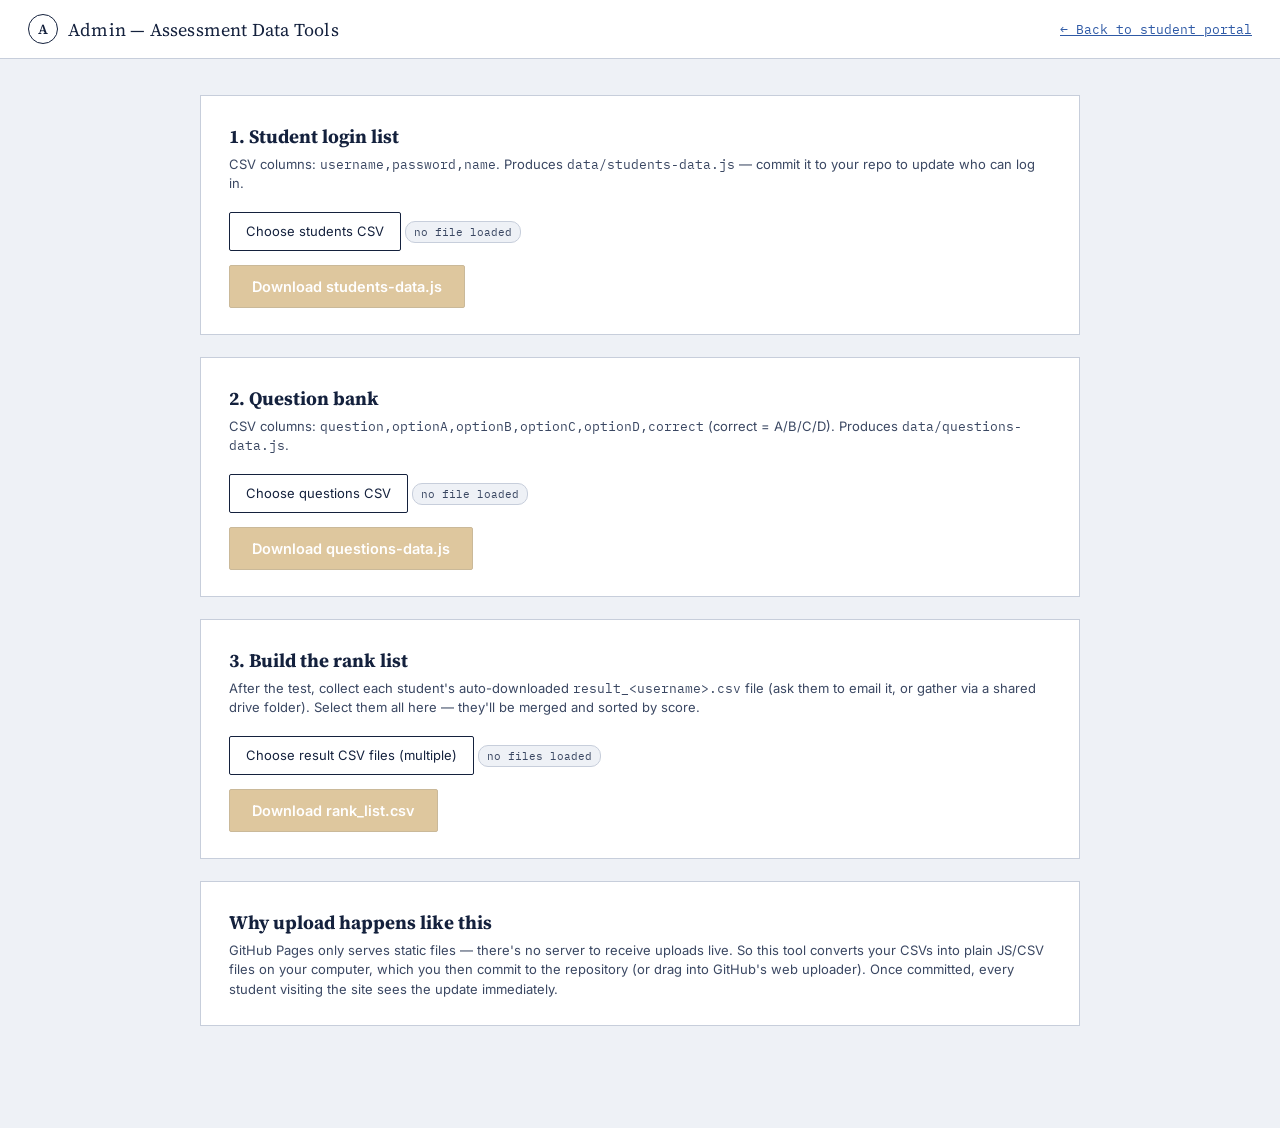
<file: admin.html>
<!DOCTYPE html>
<html lang="en">
<head>
<meta charset="UTF-8">
<meta name="viewport" content="width=device-width, initial-scale=1">
<title>Admin — Assessment Data Tools</title>
<link href="https://fonts.googleapis.com/css2?family=Source+Serif+4:wght@500;600;700&family=IBM+Plex+Mono:wght@400;600&family=Inter:wght@400;500;600&display=swap" rel="stylesheet">
<link rel="stylesheet" href="css/style.css">
</head>
<body>

<div class="hallmark">
  <div class="seal">A</div>
  <div class="title">Admin — Assessment Data Tools</div>
  <div class="sub"><a href="index.html">← Back to student portal</a></div>
</div>

<div class="admin-wrap">

  <div class="admin-card">
    <h2>1. Student login list</h2>
    <p class="hint">CSV columns: <span class="mono">username,password,name</span>. Produces <span class="mono">data/students-data.js</span> — commit it to your repo to update who can log in.</p>
    <label class="file-input-btn" for="studentsCsv">Choose students CSV</label>
    <input type="file" id="studentsCsv" accept=".csv">
    <span class="badge" id="studentsBadge">no file loaded</span>
    <div id="studentsPreview"></div>
    <button class="btn amber" id="studentsDownload" style="width:auto;margin-top:14px;" disabled>Download students-data.js</button>
  </div>

  <div class="admin-card">
    <h2>2. Question bank</h2>
    <p class="hint">CSV columns: <span class="mono">question,optionA,optionB,optionC,optionD,correct</span> (correct = A/B/C/D). Produces <span class="mono">data/questions-data.js</span>.</p>
    <label class="file-input-btn" for="questionsCsv">Choose questions CSV</label>
    <input type="file" id="questionsCsv" accept=".csv">
    <span class="badge" id="questionsBadge">no file loaded</span>
    <div id="questionsPreview"></div>
    <button class="btn amber" id="questionsDownload" style="width:auto;margin-top:14px;" disabled>Download questions-data.js</button>
  </div>

  <div class="admin-card">
    <h2>3. Build the rank list</h2>
    <p class="hint">After the test, collect each student's auto-downloaded <span class="mono">result_&lt;username&gt;.csv</span> file (ask them to email it, or gather via a shared drive folder). Select them all here — they'll be merged and sorted by score.</p>
    <label class="file-input-btn" for="resultsCsv">Choose result CSV files (multiple)</label>
    <input type="file" id="resultsCsv" accept=".csv" multiple>
    <span class="badge" id="resultsBadge">no files loaded</span>
    <div id="resultsPreview"></div>
    <button class="btn amber" id="resultsDownload" style="width:auto;margin-top:14px;" disabled>Download rank_list.csv</button>
  </div>

  <div class="admin-card">
    <h2>Why upload happens like this</h2>
    <p class="hint" style="margin:0;">
      GitHub Pages only serves static files — there's no server to receive uploads live. So this tool converts your CSVs into plain JS/CSV files on your computer, which you then commit to the repository (or drag into GitHub's web uploader). Once committed, every student visiting the site sees the update immediately.
    </p>
  </div>

</div>

<script src="js/admin.js"></script>
</body>
</html>
</file>
<file: css/style.css>
/* ============================================================
   Exam Platform — visual language
   Palette: ink navy #14213D, paper #EEF1F6, card #FFFFFF,
            seal amber #B8842A, alert red #A6303A, pass green #2F6B4F
   Type: 'Source Serif 4' for headings/seals, 'IBM Plex Mono' for
         IDs/timers/status, 'Inter' for body/options.
   Layout: bordered "answer sheet" cards, hairline rules, no
           rounded-card-kit, no gradients.
   ============================================================ */

:root{
  --ink:#14213D;
  --ink-soft:#3A4762;
  --paper:#EEF1F6;
  --card:#FFFFFF;
  --line:#C7CEDB;
  --amber:#B8842A;
  --amber-deep:#8C6520;
  --red:#A6303A;
  --red-soft:#F6E4E6;
  --green:#2F6B4F;
  --green-soft:#E4F0EA;
  --focus:#2F5AA6;
  --radius:2px;
}

*{box-sizing:border-box;}
html{scroll-behavior:smooth;}
body{
  margin:0;
  min-height:100vh;
  background:var(--paper);
  background-image:
    linear-gradient(var(--paper) 0, var(--paper) 100%),
    repeating-linear-gradient(transparent, transparent 39px, rgba(20,33,61,0.035) 40px);
  color:var(--ink);
  font-family:'Inter',-apple-system,Segoe UI,sans-serif;
  font-size:15px;
  line-height:1.5;
}

.mono{font-family:'IBM Plex Mono',ui-monospace,monospace;}
.serif{font-family:'Source Serif 4',Georgia,serif;}

a{color:var(--focus);}
button{font-family:inherit;cursor:pointer;}
:focus-visible{outline:2px solid var(--focus);outline-offset:2px;}

@media (prefers-reduced-motion: reduce){
  *{animation-duration:0.001ms !important;transition-duration:0.001ms !important;}
}

/* ---------- top strip present on every screen ---------- */
.hallmark{
  display:flex;align-items:center;gap:10px;
  padding:14px 28px;
  border-bottom:1px solid var(--line);
  background:var(--card);
}
.hallmark .seal{
  width:30px;height:30px;border:1.5px solid var(--ink);border-radius:50%;
  display:flex;align-items:center;justify-content:center;
  font-family:'Source Serif 4',serif;font-weight:600;font-size:14px;color:var(--ink);
  flex:none;
}
.hallmark .title{font-family:'Source Serif 4',serif;font-size:18px;letter-spacing:.2px;}
.hallmark .sub{color:var(--ink-soft);font-size:12.5px;margin-left:auto;font-family:'IBM Plex Mono',monospace;}

/* ---------- generic centered sheet ---------- */
.sheet-wrap{
  min-height:calc(100vh - 64px);
  display:flex;align-items:flex-start;justify-content:center;
  padding:48px 20px;
}
.sheet{
  width:100%;max-width:460px;
  background:var(--card);
  border:1px solid var(--line);
  border-top:4px solid var(--ink);
  padding:36px 34px 30px;
}
.sheet h1{font-family:'Source Serif 4',serif;font-size:26px;margin:0 0 4px;font-weight:600;}
.sheet .lede{color:var(--ink-soft);font-size:13.5px;margin:0 0 26px;}

.field{margin-bottom:18px;}
.field label{display:block;font-size:12px;text-transform:uppercase;letter-spacing:.06em;color:var(--ink-soft);margin-bottom:6px;font-family:'IBM Plex Mono',monospace;}
.field input{
  width:100%;padding:11px 12px;border:1px solid var(--line);background:var(--paper);
  font-size:15px;color:var(--ink);border-radius:var(--radius);
}
.field input:focus{background:var(--card);border-color:var(--focus);}

.btn{
  display:inline-flex;align-items:center;justify-content:center;gap:8px;
  padding:12px 22px;border:1px solid var(--ink);background:var(--ink);color:#fff;
  font-size:14.5px;font-weight:600;border-radius:var(--radius);width:100%;
  transition:background .15s ease, transform .1s ease;
}
.btn:hover{background:#1d2f52;}
.btn:active{transform:translateY(1px);}
.btn:disabled{opacity:.45;cursor:not-allowed;}
.btn.outline{background:transparent;color:var(--ink);}
.btn.outline:hover{background:var(--paper);}
.btn.amber{background:var(--amber);border-color:var(--amber-deep);}
.btn.amber:hover{background:var(--amber-deep);}
.btn.ghost{background:transparent;border-color:var(--line);color:var(--ink-soft);}

.error-line{
  background:var(--red-soft);border:1px solid var(--red);color:var(--red);
  padding:10px 12px;font-size:13px;margin-bottom:16px;border-radius:var(--radius);
  display:none;
}
.error-line.show{display:block;}

/* ---------- instructions ---------- */
.sheet.wide{max-width:620px;}
.rules{margin:18px 0 26px;padding:0;list-style:none;}
.rules li{
  display:flex;gap:12px;padding:11px 0;border-bottom:1px dashed var(--line);font-size:14px;
}
.rules li:last-child{border-bottom:none;}
.rules li .num{font-family:'IBM Plex Mono',monospace;color:var(--amber-deep);font-weight:600;flex:none;width:22px;}
.consent{display:flex;gap:10px;align-items:flex-start;padding:14px;border:1px solid var(--line);background:var(--paper);font-size:13.5px;margin-bottom:22px;}
.consent input{margin-top:3px;}

/* ---------- test screen layout ---------- */
.exam-shell{display:grid;grid-template-columns:64px 1fr 168px;min-height:calc(100vh - 64px);}
@media (max-width:820px){
  .exam-shell{grid-template-columns:40px 1fr;}
  .cam-rail{position:fixed;top:76px;right:14px;z-index:40;grid-column:auto;}
}

/* left progress rail */
.progress-rail{
  border-right:1px solid var(--line);
  display:flex;flex-direction:column;align-items:center;
  padding:22px 0;background:var(--card);
}
.progress-track{
  position:relative;flex:1;width:4px;background:var(--line);border-radius:2px;margin-bottom:14px;
}
.progress-fill{
  position:absolute;bottom:0;left:0;width:100%;background:var(--amber);
  border-radius:2px;transition:height .25s ease;
}
.progress-count{font-family:'IBM Plex Mono',monospace;font-size:11px;color:var(--ink-soft);writing-mode:vertical-rl;text-orientation:mixed;letter-spacing:.05em;}

/* center question column */
.q-col{padding:34px 40px 60px;max-width:640px;margin:0 auto;width:100%;}
.q-meta{display:flex;align-items:center;justify-content:space-between;margin-bottom:6px;}
.q-index{font-family:'IBM Plex Mono',monospace;font-size:12.5px;color:var(--amber-deep);letter-spacing:.04em;}
.q-flag{font-size:12px;color:var(--ink-soft);}
.q-text{font-family:'Source Serif 4',serif;font-size:21px;line-height:1.4;margin:6px 0 26px;}

.opt{
  display:flex;align-items:flex-start;gap:12px;
  padding:14px 16px;border:1px solid var(--line);margin-bottom:10px;
  background:var(--card);border-radius:var(--radius);transition:border-color .12s,background .12s;
}
.opt:hover{border-color:var(--ink-soft);}
.opt.selected{border-color:var(--ink);background:#F1F4FA;}
.opt .letter{
  font-family:'IBM Plex Mono',monospace;font-weight:600;font-size:12.5px;
  width:22px;height:22px;border:1px solid var(--line);border-radius:50%;
  display:flex;align-items:center;justify-content:center;flex:none;margin-top:1px;
}
.opt.selected .letter{background:var(--ink);color:#fff;border-color:var(--ink);}
.opt input{position:absolute;opacity:0;pointer-events:none;}
.opt .txt{font-size:15px;}

.nav-row{display:flex;justify-content:space-between;margin-top:30px;gap:12px;}
.nav-row .btn{width:auto;padding:11px 24px;}

/* right camera rail */
.cam-rail{
  border-left:1px solid var(--line);background:var(--card);
  padding:22px 16px;display:flex;flex-direction:column;align-items:center;gap:14px;
}
.cam-frame{
  width:118px;height:118px;border-radius:50%;overflow:hidden;
  border:4px solid var(--green);transition:border-color .2s ease, box-shadow .2s ease;
  box-shadow:0 0 0 2px var(--card);
  position:relative;background:#0d1524;
}
.cam-frame.alert{border-color:var(--red);box-shadow:0 0 0 4px var(--red-soft);}
.cam-frame video{width:100%;height:100%;object-fit:cover;transform:scaleX(-1);}
.cam-status{font-family:'IBM Plex Mono',monospace;font-size:10.5px;text-align:center;color:var(--green);letter-spacing:.03em;}
.cam-status.alert{color:var(--red);}
.cam-warn{
  display:none;font-size:11.5px;text-align:center;color:var(--red);
  background:var(--red-soft);border:1px solid var(--red);padding:8px;border-radius:var(--radius);
}
.cam-warn.show{display:block;}
.cam-log{font-size:10.5px;color:var(--ink-soft);text-align:center;font-family:'IBM Plex Mono',monospace;}

/* top-of-test bar */
.exam-topbar{
  grid-column:1/-1;display:flex;align-items:center;gap:16px;
  padding:12px 24px;border-bottom:1px solid var(--line);background:var(--card);
}
.exam-topbar .who{font-size:13px;color:var(--ink-soft);}
.exam-topbar .who b{color:var(--ink);}
.exam-topbar .timer{margin-left:auto;font-family:'IBM Plex Mono',monospace;font-size:14px;background:var(--paper);padding:6px 12px;border:1px solid var(--line);border-radius:var(--radius);}

/* toast for warnings */
.toast{
  position:fixed;top:14px;left:50%;transform:translateX(-50%) translateY(-12px);
  background:var(--ink);color:#fff;padding:11px 20px;border-radius:var(--radius);
  font-size:13.5px;z-index:100;opacity:0;pointer-events:none;transition:opacity .2s,transform .2s;
  border-left:4px solid var(--red);
}
.toast.show{opacity:1;transform:translateX(-50%) translateY(0);}

/* result screen */
.result-score{font-family:'Source Serif 4',serif;font-size:52px;text-align:center;margin:6px 0 2px;}
.result-sub{text-align:center;color:var(--ink-soft);font-size:13.5px;margin-bottom:24px;}
.result-grid{display:grid;grid-template-columns:1fr 1fr;gap:10px;margin-bottom:24px;}
.result-cell{border:1px solid var(--line);padding:14px;text-align:center;}
.result-cell .n{font-family:'IBM Plex Mono',monospace;font-size:20px;}
.result-cell .l{font-size:11.5px;color:var(--ink-soft);margin-top:2px;}

/* ---------- admin ---------- */
.admin-wrap{max-width:920px;margin:0 auto;padding:36px 20px 80px;}
.admin-card{background:var(--card);border:1px solid var(--line);padding:26px 28px;margin-bottom:22px;}
.admin-card h2{font-family:'Source Serif 4',serif;font-size:19px;margin:0 0 4px;}
.admin-card p.hint{color:var(--ink-soft);font-size:13px;margin:0 0 18px;}
.drop{
  border:1.5px dashed var(--line);padding:26px;text-align:center;font-size:13.5px;color:var(--ink-soft);
  border-radius:var(--radius);margin-bottom:14px;
}
.drop.ready{border-color:var(--green);background:var(--green-soft);color:var(--green);}
table.preview{width:100%;border-collapse:collapse;font-size:12.5px;margin-top:12px;}
table.preview th,table.preview td{border:1px solid var(--line);padding:6px 8px;text-align:left;}
table.preview th{background:var(--paper);font-family:'IBM Plex Mono',monospace;font-weight:600;font-size:11px;}
.file-input-btn{display:inline-block;padding:9px 16px;border:1px solid var(--ink);border-radius:var(--radius);font-size:13px;cursor:pointer;}
.file-input-btn:hover{background:var(--paper);}
input[type=file]{display:none;}
.badge{display:inline-block;font-family:'IBM Plex Mono',monospace;font-size:11px;padding:2px 8px;border-radius:10px;background:var(--paper);border:1px solid var(--line);color:var(--ink-soft);}
.badge.ok{background:var(--green-soft);color:var(--green);border-color:var(--green);}
</file>
